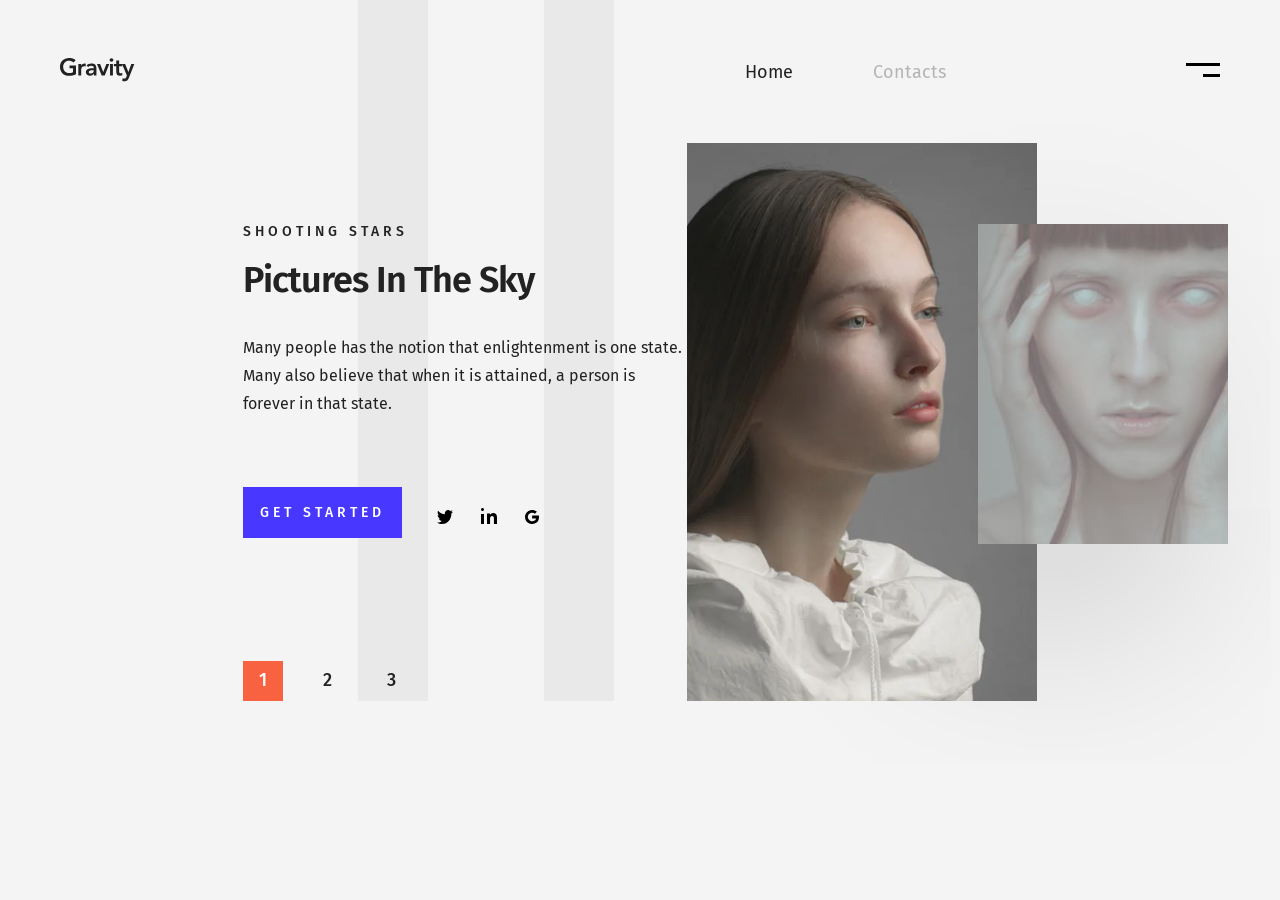
<file: index.html>
<!DOCTYPE html>
<html lang="en">
<head>
  <meta charset="UTF-8">
  <meta name="viewport" content="width=device-width,initial-scale=1">
  <meta name="format-detection" content="telephone=no">
  <title>Gravity</title>
  <style>
    @media (max-width:768px) and (min-width:320px){.first-page{-ms-flex-direction:column;flex-direction:column;margin-top:30px}.first-page__wrapper{margin-top:0}.first-page__btns-wrapper{-ms-flex-direction:column;flex-direction:column}.first-page__subtitle,.first-page__title{text-align:center}.first-page__text{width:auto;max-width:none;text-align:center}.first-page__link,.first-page__text{margin:0 auto 30px}.first-page__img,.first-page__img-wrapper{display:none}}*,:after,:before{box-sizing:inherit}html{box-sizing:border-box}a{text-decoration:none}img{width:100%;height:auto}body{margin:0 auto;overflow-x:hidden;font-weight:400;font-size:18px;line-height:28px;font-family:FiraSans,Arial,sans-serif;color:#222;background-color:#f4f4f4}.button{display:inline-block;padding:17px;font-weight:500;font-size:14px;line-height:17px;vertical-align:middle;color:#fff;text-transform:uppercase;letter-spacing:4px;background-color:#4737ff}.social{margin:0;padding:0;list-style:none;display:-ms-flexbox;display:flex}.social__item:not(:last-child){margin-right:28px}.pagination{margin:0;padding:0;list-style:none;display:-ms-flexbox;display:flex}.pagination__item:not(:last-child){margin-right:24px}.pagination__link{display:-ms-flexbox;display:flex;-ms-flex-pack:center;justify-content:center;-ms-flex-align:center;align-items:center;width:40px;height:40px;font-weight:500;font-size:17.55px;line-height:25.5px;color:#222}.pagination__link--active{color:#fff;background-color:#f96241}.page-header{position:relative;display:-ms-flexbox;display:flex;-ms-flex-wrap:wrap;flex-wrap:wrap;-ms-flex-pack:justify;justify-content:space-between;-ms-flex-align:start;align-items:flex-start;width:1360px;margin:0 auto;padding:58px 125px 37px}.page-header:after,.page-header:before{content:"";position:absolute;top:0;bottom:0;z-index:-1;width:70px;background-color:hsla(0,0%,8%,.05)}.page-header:before{left:35.5%}.page-header:after{right:52%}.page-header__logo{display:block;width:75px;height:24px}.page-header__logo-image{display:block}@media (max-width:1360px){.page-header{width:auto;padding-right:60px;padding-bottom:0;padding-left:60px}.page-header:before{left:28%}}@media (max-width:768px) and (min-width:320px){.page-header{display:block;padding-right:20px;padding-left:20px}.page-header:after{content:none}}.main-nav{display:-ms-flexbox;display:flex;-ms-flex-pack:justify;justify-content:space-between;-ms-flex-align:start;align-items:flex-start;width:475px}.main-nav__button{position:relative;-ms-flex-negative:0;flex-shrink:0;width:34px;height:14px;margin-top:5px;background-color:transparent;border:none}.main-nav__button:after,.main-nav__button:before{content:"";position:absolute;right:0;display:block;height:3px;background-color:#000}.main-nav__button:before{top:0;left:0}.main-nav__button:after{bottom:0;left:50%}@media (max-width:768px) and (min-width:320px){.main-nav__button{position:absolute;top:58px;right:20px}}.site-list{margin:0;padding:0;list-style:none;display:-ms-flexbox;display:flex;-ms-flex-wrap:wrap;flex-wrap:wrap}.site-list__item:not(:last-child){margin-right:80px}.site-list__link{display:block;color:rgba(34,34,34,.3)}.site-list__link--active{color:#222}.first-page{display:-ms-flexbox;display:flex;-ms-flex-pack:justify;justify-content:space-between;width:100%;margin-top:57px}.first-page__wrapper{display:-ms-flexbox;display:flex;-ms-flex-direction:column;flex-direction:column;margin-top:75px;margin-bottom:60px}.first-page__subtitle{margin:0 0 10px;font-weight:500;font-size:14px;text-transform:uppercase;letter-spacing:4px}.first-page__title{margin:0 0 30px;font-weight:600;font-size:60px;line-height:70px;letter-spacing:-1px}.first-page__text{width:444px;margin:0 0 69px}.first-page__btns-wrapper{display:-ms-flexbox;display:flex;-ms-flex-align:center;align-items:center}.first-page__link{margin-right:35px}.first-page__pagination{margin-top:auto}.first-page__img-wrapper{position:relative}.first-page__img-wrapper:before{content:"";position:absolute;top:14.5%;right:-54.5%;display:block;width:354px;height:354px;background-image:url(img/img-girl-fullface@1x.jpg);background-size:cover;box-shadow:-50px 80px 200px rgba(0,0,0,.15)}@media (-webkit-min-device-pixel-ratio:1.5),(min-resolution:1.5dppx),(min-resolution:144dpi){.first-page__img-wrapper:before{background-image:url(img/img-girl-fullface@2x.jpg)}}.first-page__img{display:block;width:475px;height:757px}@media (max-width:1360px){.first-page{-ms-flex-pack:center;justify-content:center}.first-page__wrapper{margin-bottom:0}.first-page__title{font-size:36px;line-height:48px}.first-page__text{width:auto;max-width:444px;font-size:16px}.first-page__btns-wrapper{-ms-flex-wrap:wrap;flex-wrap:wrap}.first-page__link{-ms-flex-negative:0;flex-shrink:0;margin-bottom:10px}.first-page__img-wrapper:before{width:250px;height:320px}.first-page__img{width:350px;height:auto}}@media (max-width:768px) and (min-width:320px){.first-page{-ms-flex-direction:column;flex-direction:column;margin-top:30px}.first-page__wrapper{margin-top:0}.first-page__btns-wrapper{-ms-flex-direction:column;flex-direction:column}.first-page__subtitle,.first-page__title{text-align:center}.first-page__text{width:auto;max-width:none;text-align:center}.first-page__link,.first-page__social-list,.first-page__text{margin:0 auto 30px}.first-page__pagination{margin:0 auto;-ms-flex-item-align:center;align-self:center}.first-page__img,.first-page__img-wrapper{display:none}}
  </style>
  <link rel="preload" href="css/style.min.css" as="style">
  <link rel="preload" href="fonts/FiraSans-Regular.woff2" as="font" crossorigin="anonymous">
  <link rel="preload" href="fonts/FiraSans-Medium.woff2" as="font" crossorigin="anonymous">
  <link rel="preload" href="fonts/FiraSans-SemiBold.woff2" as="font" crossorigin="anonymous">
  <link rel="preload" href="css/style.min.css" as="style" onload="this.onload=null;this.rel='stylesheet'">
  <noscript><link rel="stylesheet" href="css/style.min.css"></noscript>
  <script>!function(n){"use strict";n.loadCSS||(n.loadCSS=function(){});var o=loadCSS.relpreload={};if(o.support=function(){var e;try{e=n.document.createElement("link").relList.supports("preload")}catch(t){e=!1}return function(){return e}}(),o.bindMediaToggle=function(t){var e=t.media||"all";function a(){t.addEventListener?t.removeEventListener("load",a):t.attachEvent&&t.detachEvent("onload",a),t.setAttribute("onload",null),t.media=e}t.addEventListener?t.addEventListener("load",a):t.attachEvent&&t.attachEvent("onload",a),setTimeout(function(){t.rel="stylesheet",t.media="only x"}),setTimeout(a,3e3)},o.poly=function(){if(!o.support())for(var t=n.document.getElementsByTagName("link"),e=0;e<t.length;e++){var a=t[e];"preload"!==a.rel||"style"!==a.getAttribute("as")||a.getAttribute("data-loadcss")||(a.setAttribute("data-loadcss",!0),o.bindMediaToggle(a))}},!o.support()){o.poly();var t=n.setInterval(o.poly,500);n.addEventListener?n.addEventListener("load",function(){o.poly(),n.clearInterval(t)}):n.attachEvent&&n.attachEvent("onload",function(){o.poly(),n.clearInterval(t)})}"undefined"!=typeof exports?exports.loadCSS=loadCSS:n.loadCSS=loadCSS}("undefined"!=typeof global?global:this);</script>
  <script src="js/script.min.js" defer></script>
</head>
<body>
  <header class="page-header">
    <a class="page-header__logo" href="/">
      <img class="page-header__logo-image" src="img/logo.svg" width="75" height="24" alt="Gravity">
    </a>
    <nav class="main-nav">
      <ul class="main-nav__list site-list">
        <li class="site-list__item">
          <a class="site-list__link site-list__link--active" href="/">Home</a>
        </li>
        <li class="site-list__item">
          <a class="site-list__link" href="/">Contacts</a>
        </li>
      </ul>
      <button class="main-nav__button" aria-label="toggle menu"></button>
    </nav>
    <section class="first-page">
      <div class="first-page__wrapper">
        <h2 class="first-page__subtitle">Shooting stars</h2>
        <h1 class="first-page__title">Pictures In The Sky</h1>
        <p class="first-page__text">Many people has the notion that enlightenment is one state. Many also believe that
          when it is attained, a person is forever in that state.</p>
        <div class="first-page__btns-wrapper">
          <a class="first-page__link button" href="/">Get started</a>
          <ul class="first-page__social-list social">
            <li class="social__item">
              <a class="social__link" href="/" target="_blank" rel="noreferrer noopener">
                <svg class="social__svg social__svg--twitter" width="16" height="14">
                  <use xlink:href="img/sprite.svg#icon-twitter"></use>
                </svg>
              </a>
            </li>
            <li class="social__item">
              <a class="social__link" href="/" target="_blank" rel="noreferrer noopener">
                <svg class="social__svg social__svg--linkedin" width="16" height="16">
                  <use xlink:href="img/sprite.svg#icon-linkedin"></use>
                </svg>
              </a>
            </li>
            <li class="social__item">
              <a class="social__link" href="/" target="_blank" rel="noreferrer noopener">
                <svg class="social__svg social__svg--google" width="14" height="14">
                  <use xlink:href="img/sprite.svg#icon-google"></use>
                </svg>
              </a>
            </li>
          </ul>
        </div>
        <ul class="first-page__pagination pagination">
          <li class="pagination__item">
            <a class="pagination__link pagination__link--active">1</a>
          </li>
          <li class="pagination__item">
            <a class="pagination__link" href="#">2</a>
          </li>
          <li class="pagination__item">
            <a class="pagination__link" href="#">3</a>
          </li>
        </ul>
      </div>
      <picture class="first-page__img-wrapper">
        <source type="image/webp" srcset="img/img-girl-header@1x.webp 1x, img/img-girl-header@2x.webp 2x">
        <img class="first-page__img" src="img/img-girl-header@1x.jpg" srcset="img/img-girl-header@2x.jpg 2x" alt="Girl face">
      </picture>
    </section>
  </header>
</body>
</html>
</file>
<file: css/style.min.css>
@font-face{font-weight:400;font-family:FiraSans;font-style:normal;font-display:swap;src:url(../fonts/FiraSans-Regular.woff2) format("woff2"),url(../fonts/FiraSans-Regular.woff) format("woff")}@font-face{font-weight:500;font-family:FiraSans;font-style:normal;font-display:swap;src:url(../fonts/FiraSans-Medium.woff2) format("woff2"),url(../fonts/FiraSans-Medium.woff) format("woff")}@font-face{font-weight:600;font-family:FiraSans;font-style:normal;font-display:swap;src:url(../fonts/FiraSans-SemiBold.woff2) format("woff2"),url(../fonts/FiraSans-SemiBold.woff) format("woff")}*,:after,:before{box-sizing:inherit}html{box-sizing:border-box}a{text-decoration:none}img{width:100%;height:auto}body{margin:0 auto;overflow-x:hidden;font-weight:400;font-size:18px;line-height:28px;font-family:FiraSans,Arial,sans-serif;color:#222;background-color:#f4f4f4}.button{display:inline-block;padding:17px;font-weight:500;font-size:14px;line-height:17px;vertical-align:middle;color:#fff;text-transform:uppercase;letter-spacing:4px;background-color:#4737ff}.button:focus,.button:hover{background-color:#f96241}.social{margin:0;padding:0;list-style:none;display:-ms-flexbox;display:flex}.social__item:not(:last-child){margin-right:28px}.social__link:focus .social__svg,.social__link:hover .social__svg{fill:#4737ff}.pagination{margin:0;padding:0;list-style:none;display:-ms-flexbox;display:flex}.pagination__item:not(:last-child){margin-right:24px}.pagination__link{display:-ms-flexbox;display:flex;-ms-flex-pack:center;justify-content:center;-ms-flex-align:center;align-items:center;width:40px;height:40px;font-weight:500;font-size:17.55px;line-height:25.5px;color:#222}.pagination__link--active,.pagination__link:focus,.pagination__link:hover{color:#fff;background-color:#f96241}.page-header{position:relative;display:-ms-flexbox;display:flex;-ms-flex-wrap:wrap;flex-wrap:wrap;-ms-flex-pack:justify;justify-content:space-between;-ms-flex-align:start;align-items:flex-start;width:1360px;margin:0 auto;padding:58px 125px 37px}.page-header:after,.page-header:before{content:"";position:absolute;top:0;bottom:0;z-index:-1;width:70px;background-color:hsla(0,0%,8%,.05)}.page-header:before{left:35.5%}.page-header:after{right:52%}.page-header__logo{display:block;width:75px;height:24px}.page-header__logo-image{display:block}@media (max-width:1360px){.page-header{width:auto;padding-right:60px;padding-bottom:0;padding-left:60px}.page-header:before{left:28%}}@media (max-width:768px) and (min-width:320px){.page-header{display:block;padding-right:20px;padding-left:20px}.page-header:after{content:none}}.main-nav{display:-ms-flexbox;display:flex;-ms-flex-pack:justify;justify-content:space-between;-ms-flex-align:start;align-items:flex-start;width:475px}.main-nav__button{position:relative;-ms-flex-negative:0;flex-shrink:0;width:34px;height:14px;margin-top:5px;background-color:transparent;border:none;cursor:pointer}.main-nav__button:after,.main-nav__button:before{content:"";position:absolute;right:0;display:block;height:3px;background-color:#000}.main-nav__button:before{top:0;left:0}.main-nav__button:after{bottom:0;left:50%}.main-nav__button:focus:after,.main-nav__button:focus:before,.main-nav__button:hover:after,.main-nav__button:hover:before{background-color:#4737ff}@media (max-width:768px) and (min-width:320px){.main-nav__button{position:absolute;top:58px;right:20px}}.site-list{margin:0;padding:0;list-style:none;display:-ms-flexbox;display:flex;-ms-flex-wrap:wrap;flex-wrap:wrap}.site-list__item:not(:last-child){margin-right:80px}.site-list__link{display:block;color:rgba(34,34,34,.3)}.site-list__link--active{color:#222}.site-list__link:focus,.site-list__link:hover{color:#000}.first-page{display:-ms-flexbox;display:flex;-ms-flex-pack:justify;justify-content:space-between;width:100%;margin-top:57px}.first-page__wrapper{display:-ms-flexbox;display:flex;-ms-flex-direction:column;flex-direction:column;margin-top:75px;margin-bottom:60px}.first-page__subtitle{margin:0 0 10px;font-weight:500;font-size:14px;text-transform:uppercase;letter-spacing:4px}.first-page__title{margin:0 0 30px;font-weight:600;font-size:60px;line-height:70px;letter-spacing:-1px}.first-page__text{width:444px;margin:0 0 69px}.first-page__btns-wrapper{display:-ms-flexbox;display:flex;-ms-flex-align:center;align-items:center}.first-page__link{margin-right:35px}.first-page__pagination{margin-top:auto}.first-page__img-wrapper{position:relative}.first-page__img-wrapper:before{content:"";position:absolute;top:14.5%;right:-54.5%;display:block;width:354px;height:354px;background-image:url(../img/img-girl-fullface@1x.jpg);background-size:cover;box-shadow:-50px 80px 200px rgba(0,0,0,.15)}@media (-webkit-min-device-pixel-ratio:1.5),(min-resolution:1.5dppx),(min-resolution:144dpi){.first-page__img-wrapper:before{background-image:url(../img/img-girl-fullface@2x.jpg)}}.first-page__img{display:block;width:475px;height:757px}@media (max-width:1360px){.first-page{-ms-flex-pack:center;justify-content:center}.first-page__wrapper{margin-bottom:0}.first-page__title{font-size:36px;line-height:48px}.first-page__text{width:auto;max-width:444px;font-size:16px}.first-page__btns-wrapper{-ms-flex-wrap:wrap;flex-wrap:wrap}.first-page__link{-ms-flex-negative:0;flex-shrink:0;margin-bottom:10px}.first-page__img-wrapper:before{width:250px;height:320px}.first-page__img{width:350px;height:auto}}@media (max-width:768px) and (min-width:320px){.first-page{-ms-flex-direction:column;flex-direction:column;margin-top:30px}.first-page__wrapper{margin-top:0}.first-page__btns-wrapper{-ms-flex-direction:column;flex-direction:column}.first-page__subtitle,.first-page__title{text-align:center}.first-page__text{width:auto;max-width:none;text-align:center}.first-page__link,.first-page__social-list,.first-page__text{margin:0 auto 30px}.first-page__pagination{margin:0 auto;-ms-flex-item-align:center;align-self:center}.first-page__img,.first-page__img-wrapper{display:none}}
/*# sourceMappingURL=style.min.css.map */
</file>
